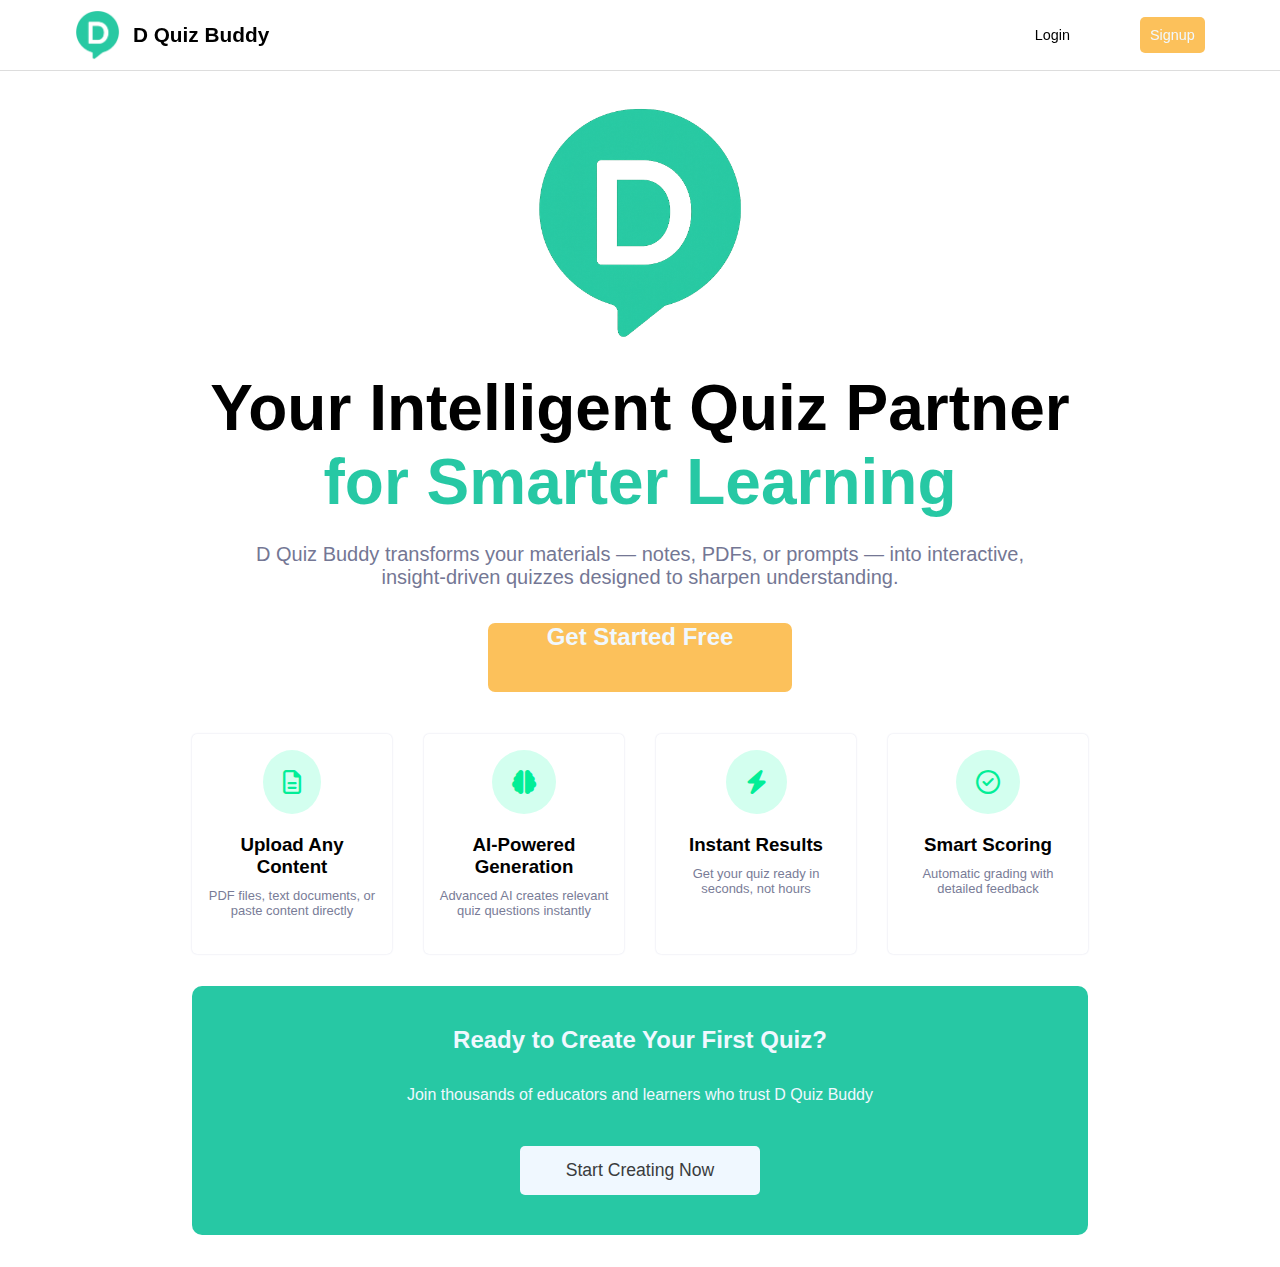
<file: index.html>
<!DOCTYPE html>
<html lang="en">
<head>
  <meta charset="UTF-8">
  <meta name="viewport" content="width=device-width, initial-scale=1.0">
  <link rel="icon" type="image/png" href="assets/favicon-96x96.png" sizes="96x96" />
  <link rel="icon" type="image/svg+xml" href="assets/favicon.svg" />
  <link rel="shortcut icon" href="assets/favicon.ico" />
  <link rel="apple-touch-icon" sizes="180x180" href="assets/apple-touch-icon.png" />
  <link rel="manifest" href="assets/site.webmanifest" />
  <!-- <ink rel="stylesheet" href="/styles/icons.css"> -->
  <link rel="stylesheet" href="/styles/main.css">
  <link rel="stylesheet" href="https://cdnjs.cloudflare.com/ajax/libs/font-awesome/6.5.2/css/all.min.css">
  <link href="https://fonts.googleapis.com/icon?family=Material+Icons" rel="stylesheet">
  <title>D Quiz | AI Powered Quiz Generator</title>
</head>
<body>
  <div class="header-container">
    <header>
      <nav>
        <a href="index.html"><div class="logo"><img id="d-quiz-logo" src="assets/D Quiz logo.png" alt="D Quiz Logo">D Quiz Buddy</div></a>
          <ui>
            <li class="login-btn">Login</li>
            <li class="signup-btn">Signup</li>
          </ui>
      </nav>
  </header> 
 </div>
  <main>
    <section class="hero-sec">
        <div  class="d-quiz-main-logo"><img src="assets/D Quiz logo.png" alt="D Quiz Logo"></div>
        <!-- <img class="quiz-icon" src="assets/quiz_icon_1.png" alt="quiz-icon">
        <img class="quiz-icon" src="assets/quiz_icon_2.png" alt="quiz-icon">
        <img class="quiz-icon" src="assets/quiz_icon_3.png" alt="quiz-icon">
        <img class="quiz-icon" src="assets/quiz_icon_4.png" alt="quiz-icon"> -->
        <h1>Your Intelligent Quiz Partner<br><span>for Smarter Learning</span></h1>
        <p>D Quiz Buddy transforms your  materials — notes, PDFs, or prompts — into interactive,  insight-driven quizzes designed to sharpen understanding.</p>
        <div class="hero-btn">
          <button><a href="generate-quiz.html">  Get Started Free</a></button>
      </div>
    </section>
    <section class="about-sec">
     <div class="about-sec-container">
        <div class="about-card">
          <i class="fa-regular fa-file-lines"></i>
          <h3>Upload Any Content</h3>
          <p>PDF files, text documents, or paste content directly</p>
        </div>
        <div class="about-card">
          <i class="fa-solid fa-brain"></i>
          <h3>AI-Powered Generation</h3>
          <p>Advanced AI creates relevant quiz questions instantly</p>
        </div>
        <div class="about-card">
          <i class="fa-solid fa-bolt"> </i>        
          <h3>Instant Results</h3>
          <p>Get your quiz ready in seconds, not hours</p>
        </div>
        <div class="about-card">
          <i class="fa-regular fa-circle-check"></i>
          <h3>Smart Scoring</h3>
          <p>Automatic grading with detailed feedback</p>
        </div>
     </div>
    </section>
    <section class="cta-sec">
      <h2>Ready to Create Your First Quiz?</h2>
      <p>Join thousands of educators and learners who trust D Quiz Buddy</p>
      <button><a href="generate-quiz.html">Start Creating Now</a></button>
    </section>
  </main>
</body>
</html>
</file>
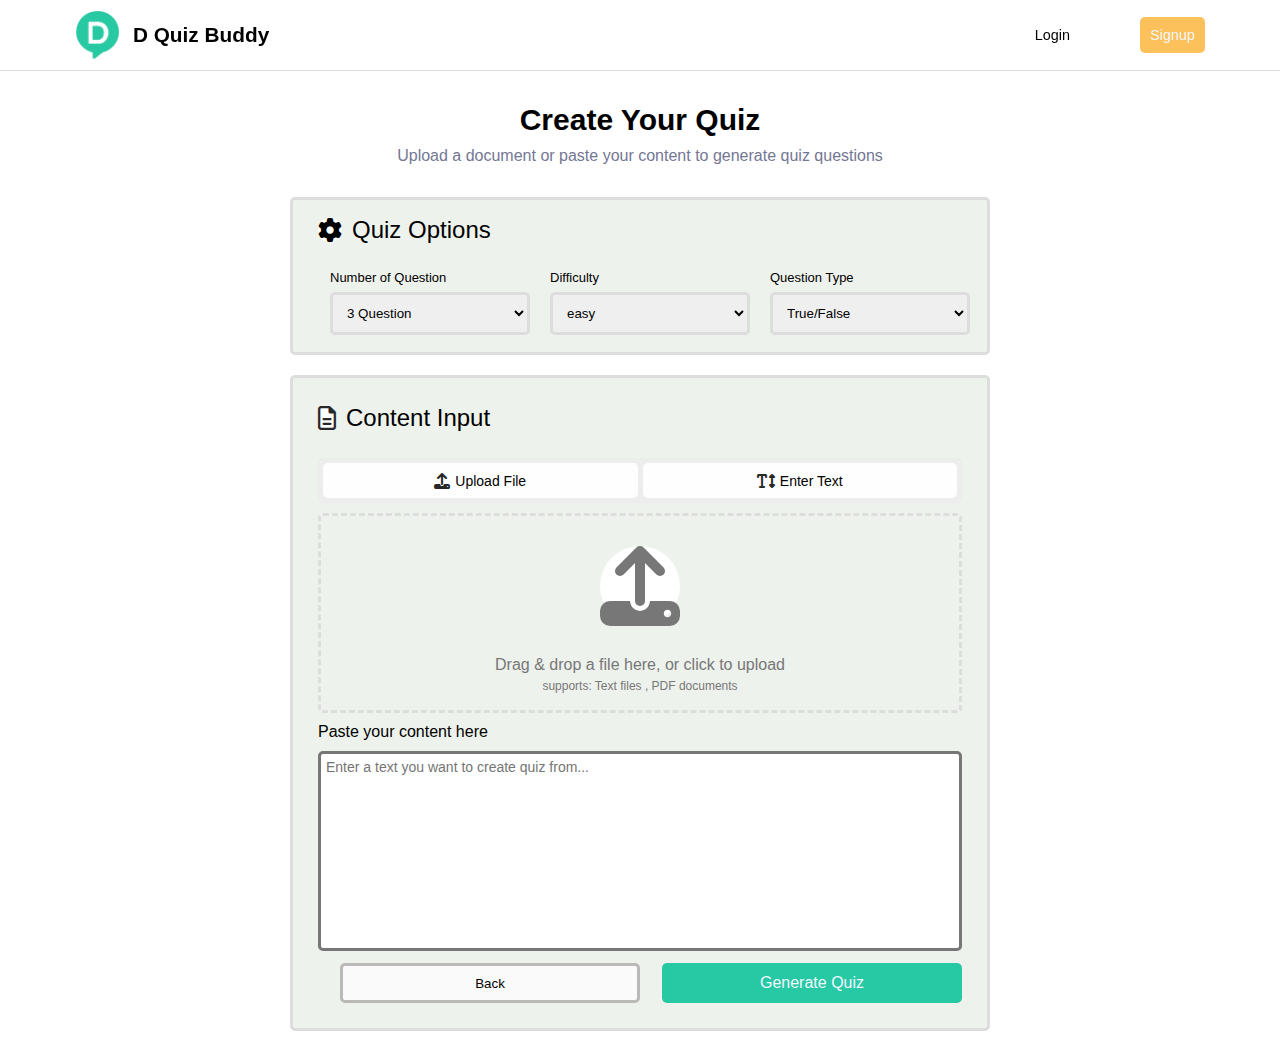
<file: generate-quiz.html>
<!DOCTYPE html>
<html lang="en">
<head>
  <meta charset="UTF-8">
  <meta name="viewport" content="width=device-width, initial-scale=1.0">
  <link rel="icon" type="image/png" href="assets/favicon-96x96.png" sizes="96x96" />
  <link rel="icon" type="image/svg+xml" href="assets/favicon.svg" />
  <link rel="shortcut icon" href="assets/favicon.ico" />
  <link rel="apple-touch-icon" sizes="180x180" href="assets/apple-touch-icon.png" />
  <link rel="manifest" href="assets/site.webmanifest" />
  <link rel="stylesheet" href="/styles/generate-quiz.css">
  <link rel="stylesheet" href="/styles/main.css">
  <link rel="stylesheet" href="https://cdnjs.cloudflare.com/ajax/libs/font-awesome/6.5.2/css/all.min.css">
  <link href="https://fonts.googleapis.com/icon?family=Material+Icons" rel="stylesheet">
  <title>D Quiz | AI Powered Quiz Generator</title>
</head>
<body>
   <div class="header-container">
    <header>
      <nav>
        <a href="index.html"><div class="logo"><img id="d-quiz-logo" src="assets/D Quiz logo.png" alt="D Quiz Logo">D Quiz Buddy</div></a>
          <ui>
            <li class="login-btn">Login</li>
            <li class="signup-btn">Signup</li>
          </ui>
      </nav>
  </header> 
 </div>
  <main>
    <section class="header">
        <h1>Create Your Quiz</h1>
        <p>Upload a document or paste your content to generate quiz questions</p>
    </section>  
    <section class="quiz-option-sec">
      <div class="quiz-option-title">
        <h2><i class="fa fa-cog"></i>Quiz Options</h2>
      </div>
      <div class="quiz-options">
        <div><label for="number-of-question">Number of Question</label>
        <select name="number-of-question" id="number-of-question">
            <option value="3">3 Question</option>
            <option value="5">5 Question</option>
            <option value="10">10 Question</option>
        </select>
        </div>
        <div><label for="difficulty">Difficulty</label>
        <select name="difficulty" id="difficulty">
            <option value="easy">easy</option>
            <option value="medium">Medium</option>
            <option value="hard">Hard</option>
        </select>
        </div>
        <div><label for="question-type">Question Type</label>
        <select name="question-type" id="question-type">
            <option value="true-false">True/False</option>
            <option value="multiple-choice">Multiple Choice</option>
            <option value="short-answer">Short Answer</option>
        </select>
        </div>
      </div>
    </section>
    <section class="content-input-sec">
      <h2><i class="fa-regular fa-file-lines"></i>Content Input</h2>
      <div class="input-type">
        <button  class="file-upload-type"><i class="fa fa-upload"></i>Upload File</button>
        <button  class="text-type"><i class="fa fa-text-height"></i>Enter Text</button>
      </div>
      <form action="post">
        <div class="content-upload">
          <div class="upload-file">
            <label for="file" id="drag-drop-label">
              <input type="file" id="file" placeholder="Drag and dropa file here " hidden>
              <div class="drag-drop-section">
                <i class="fa fa-upload"></i>
                <h4>Drag & drop a file here, or click to upload</h4>
                <p>supports: Text files , PDF documents</p>
              </div>
            </label>
          </div>
          <div class="enter-text">
            <label for="text-area">Paste your content here</label>
            <textarea name="entered-text" id="text-area" placeholder="Enter a text you want to create quiz from..."></textarea>
          </div>
        </div>
      </form>
        <div class="back-generate-btns">
          <a href="index.html"></a><button class="back-btn">Back</button></a>
          <button class="generate-quiz-btn"><a href="">Generate Quiz</a></button>
        </div>
    </section>
  </main>
<script src="./scripts/script.js"></script>
</body>
</html>
</file>
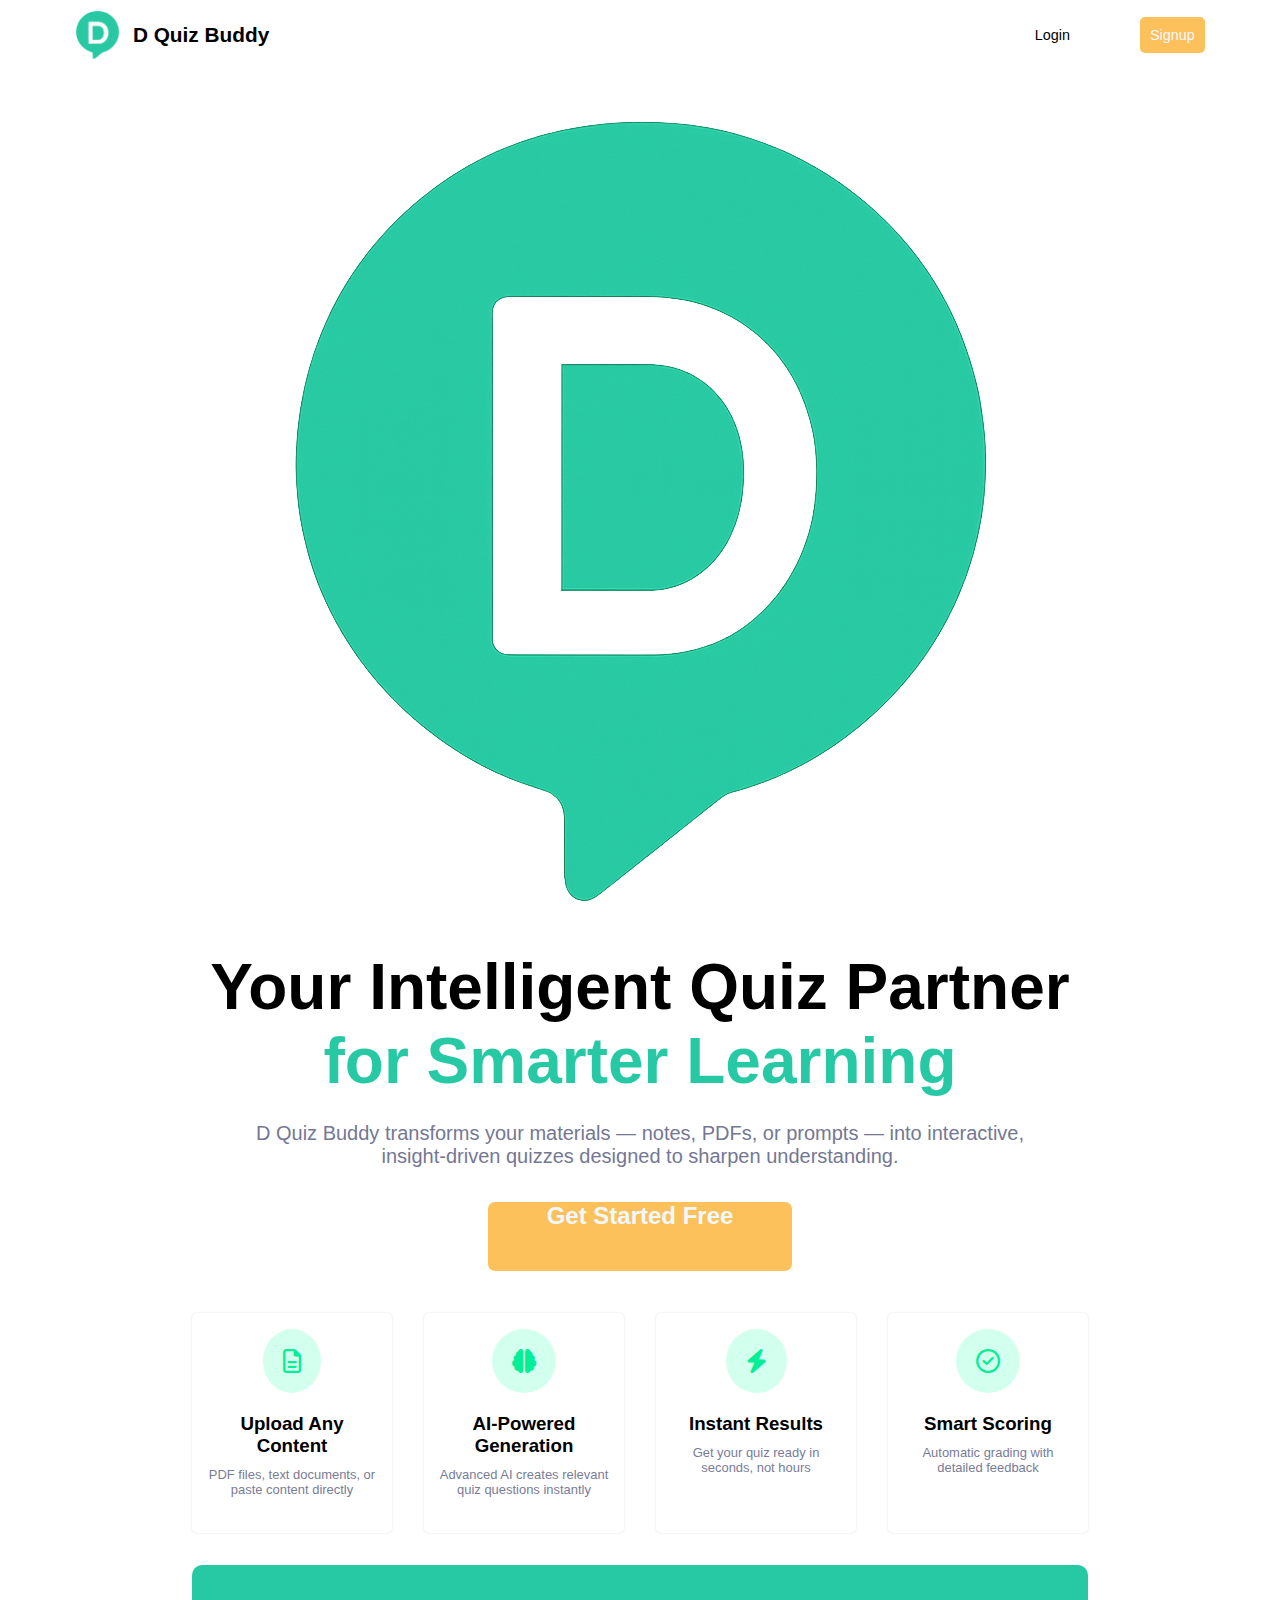
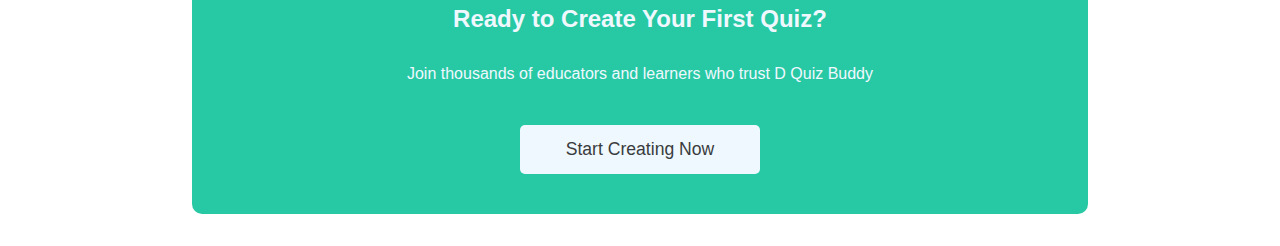
<file: home.html>
<!DOCTYPE html>
<html lang="en">
<head>
  <meta charset="UTF-8">
  <meta name="viewport" content="width=device-width, initial-scale=1.0">
  <link rel="icon" type="image/png" href="assets/favicon-96x96.png" sizes="96x96" />
  <link rel="icon" type="image/svg+xml" href="assets/favicon.svg" />
  <link rel="shortcut icon" href="assets/favicon.ico" />
  <link rel="apple-touch-icon" sizes="180x180" href="assets/apple-touch-icon.png" />
  <link rel="manifest" href="assets/site.webmanifest" />
  <link rel="stylesheet" href="/styles/main.css">
  <link rel="stylesheet" href="https://cdnjs.cloudflare.com/ajax/libs/font-awesome/6.5.2/css/all.min.css">
  <link href="https://fonts.googleapis.com/icon?family=Material+Icons" rel="stylesheet">
  <title>D Quiz | AI Powered Quiz Generator</title>
</head>
<body>
  <header>
    <nav>
      <a href="home.html"><div class="logo"><img id="d-quiz-logo" src="assets/D Quiz logo.png" alt="D Quiz Logo">D Quiz Buddy</div></a>
        <ui>
          <li class="login-btn">Login</li>
          <li class="signup-btn">Signup</li>
        </ui>
    </nav>
  </header>
  <main>
    <section class="hero-sec">
        <div><img src="assets/D Quiz logo.png" alt="D Quiz Logo"></div>
        <h1>Your Intelligent Quiz Partner<br><span>for Smarter Learning</span></h1>
        <p>D Quiz Buddy transforms your  materials — notes, PDFs, or prompts — into interactive,  insight-driven quizzes designed to sharpen understanding.</p>
        <div class="hero-btn">
          <button><a href="generate-quiz.html">  Get Started Free</a></button>
      </div>
    </section>
    <section class="about-sec">
     <div class="about-sec-container">
        <div class="about-card">
          <i class="fa-regular fa-file-lines"></i>
          <h3>Upload Any Content</h3>
          <p>PDF files, text documents, or paste content directly</p>
        </div>
        <div class="about-card">
          <i class="fa-solid fa-brain"></i>
          <h3>AI-Powered Generation</h3>
          <p>Advanced AI creates relevant quiz questions instantly</p>
        </div>
        <div class="about-card">
          <i class="fa-solid fa-bolt"> </i>        
          <h3>Instant Results</h3>
          <p>Get your quiz ready in seconds, not hours</p>
        </div>
        <div class="about-card">
          <i class="fa-regular fa-circle-check"></i>
          <h3>Smart Scoring</h3>
          <p>Automatic grading with detailed feedback</p>
        </div>
     </div>
    </section>
    <section class="cta-sec">
      <h2>Ready to Create Your First Quiz?</h2>
      <p>Join thousands of educators and learners who trust D Quiz Buddy</p>
      <button><a href="generate-quiz.html">Start Creating Now</a></button>
    </section>
  </main>
</body>
</html>
</file>
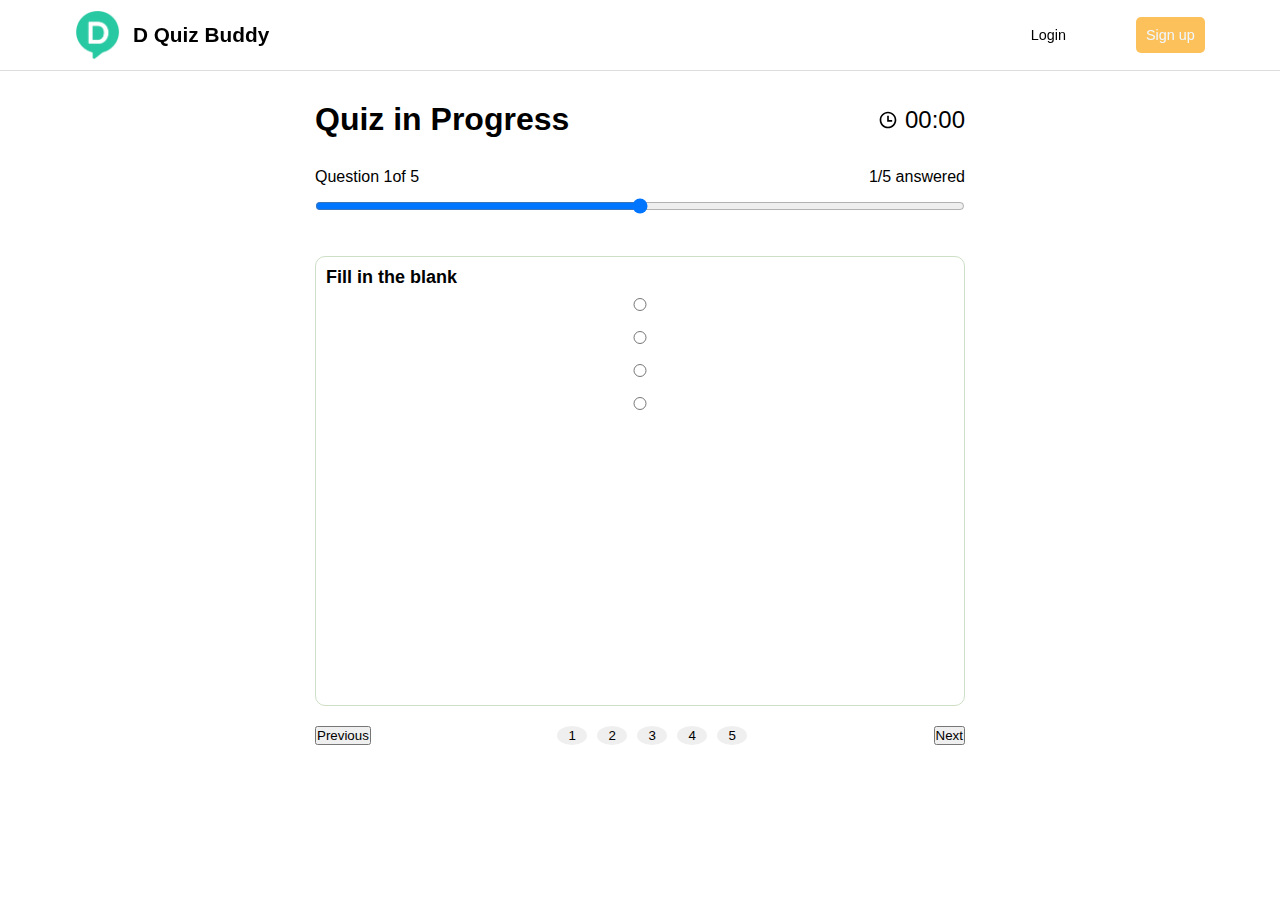
<file: quizPage.html>
<!DOCTYPE html>
<html lang="en">
<head>
  <meta charset="UTF-8">
  <meta name="viewport" content="width=device-width, initial-scale=1.0">
  <link rel="icon" type="image/png" href="assets/favicon-96x96.png" sizes="96x96" />
  <link rel="icon" type="image/svg+xml" href="assets/favicon.svg" />
  <link rel="shortcut icon" href="assets/favicon.ico" />
  <link rel="apple-touch-icon" sizes="180x180" href="assets/apple-touch-icon.png" />
  <link rel="manifest" href="assets/site.webmanifest" />
   <link rel="stylesheet" href="/styles/quizPage.css">
  <link rel="stylesheet" href="/styles/generate-quiz.css">
  <link rel="stylesheet" href="/styles/main.css">
  <link rel="stylesheet" href="https://cdnjs.cloudflare.com/ajax/libs/font-awesome/6.5.2/css/all.min.css">
  <link href="https://fonts.googleapis.com/icon?family=Material+Icons" rel="stylesheet">
  <title>D Quiz | AI Powered Quiz Generator</title>
</head>
<body>
    <div class="header-container">
      <header>
        <nav>
          <a href="index.html"><div class="logo"><img id="d-quiz-logo" src="assets/D Quiz logo.png" alt="D Quiz Logo">D Quiz Buddy</div></a>
            <ui>
              <li class="login-btn">Login</li>
              <li class="signup-btn">Sign up</li>
            </ui>
        </nav>
      </header> 
    </div>
  <main>
    <section class="prog-sec">
      <div class="prog-time">
       <h1>Quiz in Progress</h1>
      <div  class="time-c"><img  class="time-icon"src="assets\time-line.svg" alt="time-icon"><p class="t-count">00:00</p></div>
     </div>
      <div>
        <div class="que-ans">
          <P>Question <span>1</span>of <span>5</span></P>
          <div><p><span>1</span>/<span>5</span> answered</p></div>
        </div>
       <div class="prog-bar"><input type="range"></div>
      </div>
    </section>
    <section class="q-sec">
      <div>
        <h3>
          Fill in the blank
        </h3>
      </div>
      <div class ="choice">
        <input type="radio">
        <input type="radio">
        <input type="radio">
        <input type="radio">
      </div>
    </section>
    <section class="prev-next-sec">
      <div class="pre-next-btn"><button>Previous</button></div>
      <div class="q-nums">
        <button>1</button>
        <button>2</button>
        <button>3</button>
        <button>4</button>
        <button>5</button> 
      </div>
     <div class="pre-next-btn"><button>Next</button></div>
    </section>
  </main>
</body>
</file>
<file: styles/main.css>
*{
  padding: 0;
  margin: 0;
  box-sizing: border-box;
}
/* colors
primary--- ##27c8a3
secondary ---#9fdee8
3rd-- #fdd38a
4th --#f2bffe
5th---#F3E5AB
6th ---#fc9e84
 */

body{
  font-family:'roboto', sans-serif;
}
main {
  display: flex;
  flex-direction: column;
  align-items: center;
  justify-content: center;
}
.header-container{
  width:100%;
  position: sticky;
  top:0px;
  z-index:50;
  border-bottom: 1px solid rgb(221, 221, 221); 
  background-color: rgba(rgb(255, 255, 255), 0.95); 
  z-index:50;
  backdrop-filter: blur(8px);
}

nav{
  display: flex;
  justify-content: space-between;
  align-content: space-between;
  list-style: none;
  margin: 5px 4.7rem;
}
.logo{
  display:flex;
  align-items: center;
  justify-content: space-between;
  gap: 13px;
  font-weight: bold;
  font-size: 1.3rem;
  border-radius: 10px;
}
header a{
  display: block;
  color:black;
  margin: auto 0px;
}
nav ui{
  height:60px;
  display: flex;
  align-items: center;
  gap: 3.75rem;
}
nav ui li{
  font-size: 0.9rem;
 padding: 10px;
 align-items: center;
}
.signup-btn{
  color:aliceblue;
  background:linear-gradient( to right, #fcc15b
);
  border-radius: 5px;
}
nav ui li:hover{
  background-color: rgb(217, 222, 222);
  border-radius: 5px;
  transition:ease-in-out 0.2s;
  cursor: pointer;
}
.signup-btn:hover{
  scale:1.1;
  transition:ease-in-out 0.2s;
  cursor: pointer;
}
.logo:hover{
   opacity: 0.5;
   cursor: pointer;
}
#d-quiz-logo{
 height: 50px;
}
.hero-sec{
  width:60rem;
  margin: 2rem 0px;
  display:flex;
  justify-content: center;
  align-items: center;
  flex-direction: column;
  gap: 1.5rem;
}
.hero-sec h1{
  font-size:4rem;
  width:59rem;
  text-align: center;
}
.hero-sec h1 span{
 background-image :linear-gradient( to right, #27c8a4);
 background-clip: text;
 color: transparent;
}
.hero-sec p{
  text-align: center;
  color:#747794;
  font-size: 1.25rem;
  width: 50.6rem;
}
@keyframes fade {
  0% { opacity: 0.7; }   
  50% { opacity: 1; 
  scale:0.9;} 
  100% { opacity: 0.5;   } 
}

.hero-sec .d-quiz-main-logo img {
  height:15rem;
  animation-name: fade;         
  animation-duration: 8s;       
  animation-iteration-count: infinite; 
  animation-timing-function: ease-in-out; 
}
.hero-btn{
   width:59rem;
   height:4.3rem;
   display:flex;
   justify-content: center;
   margin:10px;
}
a{
  color:aliceblue;
  text-decoration: none;
}
.hero-sec a{
  color:aliceblue;
  text-decoration: none;
  display:block;
  height: 100%;
}
.hero-sec button{
  display:block;
  height: 100%;
  color:aliceblue;
  background:linear-gradient( to right, #fcc15b);
  border-radius: 7px;
  width:19rem;
  font-size: 1.5rem;
  font-weight: bold;
  border: none;
}
.hero-sec button:hover{
  scale:1.1;
  transition:ease-in-out 0.2s;
  cursor: pointer;
}
.about-sec-container{
  width:58rem;
  display:flex;
  justify-content: center;
  gap: 2rem;
}
.about-card{
  display:flex;
  flex-direction: column;
  align-items: center;
  border: 0px solid rgb(236, 235, 235) ;
  height: 13.75rem;
  width: 12.5rem;
  box-shadow: 0px 0px 2px 0px #d9dae9;
  border-radius: 5px;
}
i{
  font-size: 1.5rem;
  padding:1.25rem;
  margin:1rem 0.63rem 0.63rem 0.63rem;
  color:#02ee97;
  background-color: #d3ffef
;
  border-radius: 50%;
}
.about-card h3{
  margin: 0.63rem 1rem;
  text-align: center;
}
.about-card p{
  font-weight: 400;
  text-align: center;
  color:#797c97;
  font-size: 0.81rem;
  margin: 0px 0.63rem;
  padding: 0px 5px;
}
.about-card:hover{
  box-shadow:   0px 5px 30px -3px #c4f8da ;
  transition: box-shadow 0.3s ease;
  scale:1.01;
}
.cta-sec{
  margin:2rem 0rem;
  width:56rem;
  height: 15.6rem;
  background:linear-gradient( to right, #27c8a4);
  border-radius: 10px;
  display:flex;
  flex-direction: column;
  justify-content: center;
  align-items: center;
  color: aliceblue;
  gap: 2rem;
}
.cta-sec button{
  background-color: aliceblue;
  border:none;
  width: 15rem;
  height:3.1rem;
  margin-top: 10px;
  font-size: 1.1rem;
  border-radius: 5px;
  font-weight: 500;
}
.cta-sec button a{
  color: rgb(58, 60, 61);
}
.cta-sec button:hover{
  scale:1.05;
  transition:ease-in-out 0.2s;
  cursor: pointer;
  background-color: #d9dae9;
}
.quiz-icons{
  position: absolute;
  animation-name: fade;         
  animation-duration: 4s;       
  animation-iteration-count: infinite; 
  animation-timing-function: ease-in-out; 
}
.quiz-icons img{
  height: 100px;
  width:100px;
}
.icon-1{
  top: 250px;
  right:400px;
}
.icon-2{
  top: 250px;
  left:400px;
}
.icon-3{
  top:100px;
  left:300px;
}
.icon-4{
  top: 100px;
  right:300px;
}
@media(max-width:1300px){
  .icon-1{
  top: 250px;
  right:300px;
}
.icon-2{
  top: 250px;
  left:300px;
}
.icon-3{
  top:100px;
  left:200px;
}
.icon-4{
  top: 100px;
  right:200px;
}
}
@media(max-width:1000px){
  .hero-sec img{
    height:10rem;
  }
  
  .about-sec-container{
    flex-wrap: wrap;
  }
  .about-card{
    width:24rem;
  }
  i{
    margin:1.5rem 0.63rem 0.63rem 0.63rem;;
    font-size: 2rem;
  }
  .cta-sec{
    width:51rem;
  }
  .quiz-icons img{
  height: 70px;
  width:70px;
}
  .icon-1{
  top: 250px;
  right:200px;
}
.icon-2{
  top: 250px;
  left:200px;
}
.icon-3{
  top:100px;
  left:100px;
}
.icon-4{
  top: 100px;
  right:100px;
}
}
@media(max-width:930px){
  html{
    font-size:85%;
  }
  .hero-sec img{
    height:16rem;
  }
   .quiz-icons img{
  height: 70px;
  width:70px;
}
  .icon-1{
  top: 250px;
  right:200px;
}
.icon-2{
  top: 250px;
  left:200px;
}
.icon-3{
  top:100px;
  left:100px;
}
.icon-4{
  top: 100px;
  right:100px;
}
}
@media(max-width:790px){
  html{
    font-size:70%;
  }
  .logo{
   font-size: 18px;
  }
  .login-btn ,.signup-btn {
    font-size:16px;
  }
  .about-card{
    width:45rem;
    border-radius: 7px;
  }
  i{
    margin:1.5rem 0.63rem 0.63rem 0.63rem;;
    font-size: 30px;
  }
  .about-card h3{
    font-size: 15px; 
  }
  .about-card p{
    font-size:11px;
  }
  .cta-sec{
    width:45rem;
  }
  .cta-sec p{
 font-size:14px;
  }
  .cta-sec h2{
    font-size: 18px;
    padding-top:30px;
  }
  .cta-sec button{
    font-size: 16px;
    margin-bottom: 30px;
    padding: 10px;
  }
  .hero-sec img{
    height:16rem;
  }
  .quiz-icons{
    display:none;
  }
}

@media(max-width:670px){
  .hero-sec h1{
    width:50rem;
  }
  .hero-sec img{
    height:16rem;
  }
  .hero-sec p{
    width:45rem;
  }
}
@media(max-width:560px){
 nav{
  margin:5px 2rem;
 }
  .hero-sec h1{
    width:45rem;
  }
  .hero-sec img{
    height:14rem;
  }
  .hero-sec p{
    width:40rem;
  }
  .about-card ,.cta-sec{
    width:35rem;
  }
  .cta-sec{
    gap:1.5rem;
  }
  .cta-sec p{
    width:28rem;
    text-align: center;
  }
}
@media(max-width:460px){
.hero-sec h1{
    width:32rem;
  }
  .hero-sec p{
    width:26rem;
  }
  .about-card{
    width:28rem;
  }
  .cta-sec{
    width:28rem;
    gap:1rem;
  }
  .cta-sec p{
    width:22rem;
    text-align: center;
  }
  .cta-sec button{
    margin-top: 15px;
  }
  .about-sec-container{
    flex-wrap: wrap;
    width:40rem;
  }
}
@media(max-width:340px){
  html{
    font-size:60%;
  }

}
</file>
<file: styles/generate-quiz.css>
*{
  padding: 0;
  margin: 0;
  box-sizing: border-box;
}
.header{
  width:100%;
  display: flex;
  flex-direction: column;
  align-items: center;
  margin: 2rem 0rem;
  gap:10px;
}
.header h1{
  font-size: 30px;
}
.header p{
  font-size: 16px;
  color:#747794;
}
.quiz-option-sec{
  width: 700px;
  border: 3px solid rgb(221, 221, 221);
  display: flex;
  flex-direction: column;
  border-radius: 5px;
}
.quiz-option-title{
  padding: 15px;
  display: flex;
  align-items: center;
  margin-left: 10px;
}
.quiz-option-title h2{
  height: 30px;
  font-size: 24px;
  padding: auto 0px;
  display: flex;
  align-items: center;
  gap: 10px;
  font-weight: 500;
}
.quiz-option-title i{
  background-color: white;
  color:black;
  padding: 0;
  margin: auto 0;
}
.quiz-options{
  width:100%;
  display:flex;
  gap: 20px;
  justify-content: center;
  margin: 10px 10px;
}
.quiz-options div{
  width:200px;
  font-weight: 500;
  font-size: 13px;
}
.quiz-options select{
  display:block;
  width:100%;
  padding:10px;
  margin: 7px  0px;
  border: 3px solid rgb(221, 221, 221);
  border-radius: 5px;
  outline:none;
}
.quiz-options select:focus{
  border: 3px solid #27c8a4;
}
.content-input-sec{
  margin-top: 20px;
  margin-bottom: 30px;
  border: 3px solid rgb(221, 221, 221);
  width: 700px;
  border-radius: 5px;
}
.content-input-sec i{
  background-color: white;
  color:rgb(40, 40, 40);
  padding: 0;
  margin: auto 0;
}
.content-input-sec h2{
  height: 30px;
  font-size: 24px;
  padding: auto 0px;
  display: flex;
  align-items: center;
  gap: 10px;
  font-weight: 500;
  margin:25px;
}
.input-type{
  background-color: #ededed;
  margin: 0 25px;
  display: flex;
  height: 45px;
  gap: 5px;
  border-radius: 5px;
  padding:5px;
}
.input-type button{
  width: 331px;
  height: 35px;
  margin:auto auto;
  background-color: rgb(254, 254, 254);
  border: none;
  border-radius: 5px;
  display: flex;
  justify-content: center;
  align-items: center;
  gap: 5px;
  font-size: 14px;
}
.input-type button i{
  font-size: 16px;
}
/* .content-upload{
 
} */
#drag-drop-label{
  height: 200px;
  margin: 10px 25px; 
 display: block;
 border: 3px dashed rgb(221, 221, 221);
 border-radius: 5px;
}
#drag-drop-label:hover{
  border: 3px dashed #27c8a4;
  color:#27c8a4;
}
.drag-drop-section{
  height: 100%;
  display: flex;
  flex-direction: column;
  align-items: center;
  justify-items: space-around;
  color:#777;
}
.drag-drop-section i{
  color:inherit;
  font-size: 5rem;
  margin: 30px;
}
.drag-drop-section h4{
  color:inherit;
 font-weight: 400;
 margin-bottom: 5px;
}
.drag-drop-section p{
  color:inherit;
  font-weight: 400;
  font-size: 12px;
}
.drag-drop-section:hover{
  color:#27c8a4;
  background-color: aliceblue;
}
.enter-text{
  height: 200px;
  margin:  10px 25px;
}
#text-area{
  display:block;
  width:100%;
  height: 100%;
  outline: none;
  margin-top: 10px;
  border: 3px solid #777;
  padding: 5px;
  font-family:'roboto', sans-serif;
  border-radius: 5px;
  font-size: 14px;
  resize:none;
}
#text-area:hover{
   border: 3px solid #27c8a4;
  background-color: rgb(250, 250, 250);
}

#text-area:focus{
  border: 3px solid #27c8a4;
}

.back-generate-btns{
  margin: 40px 25px 25px 25px;
  display:flex;
  justify-content: space-between;
}
.back-generate-btns button{
  width: 300px;
  height:40px;
  border-radius: 5px;
}
.back-btn{
  background-color: rgb(251, 250, 250);
  border : 3px solid rgb(187, 184, 184);
}

.back-btn a{
  font-size: 16px;
  color:#3b3b3c;
}
.back-btn:hover{
  background-color: #ecebeb;
}
.generate-quiz-btn{
  font-size: 16px;
  color:aliceblue;
  background:linear-gradient( to right, #27c8a4);
  border-radius: 5px;
  border:none;
}
.quiz-option-sec,.content-input-sec{
  background-color: #eef2ed;
}
@media(max-width:730px){
.quiz-option-sec,.content-input-sec{
  width:370px;
}
.quiz-options{
  flex-wrap: wrap;
}
.quiz-options div{
  width:335px;
}
.header{
  width:380px;
  text-align: center;
}
.back-generate-btns button{
  width: 150px;
  height:40px;
}

}
</file>
<file: styles/quizPage.css>
section{
  width:650px;
}
.prog-sec{
  margin-bottom: 30px;
}
.prog-time{
  
  display:flex;
 justify-content: space-between;
 margin:30px 0px ;
}
.que-ans{
  display:flex;
 justify-content: space-between;
 margin:10px 0;
}
.prog-bar input{
  width:100%;
}
.q-sec{
  border:1px #cde0c5 solid;
  box-shadow: 0px 0px -2px 5px #cde0c5;
  border-radius: 10px;
  padding:10px;
  margin-bottom: 20px;
  min-height:50vh;
}
.q-sec h3{
  margin-bottom:10px;
  font-size: 18px;
}
.choice{
  display:flex;
  flex-direction: column;
  align-items: flex-start;
  gap:10px;
  margin: 0 24px;
  
}
input{
  border: #cde0c5 solid 2px;
  margin-bottom: 10px;
  width:100%;
  
}
.prev-next-sec{
  display:flex;
  justify-content: space-between;
}
.q-nums{
  display: flex;
  gap:10px;
}
.q-nums button{
  width: 30px;
  border-radius: 50%; 
  border: none;
}
.pre-next-btn{
  border-radius: 15px ;
  border: none;
}
.time-c{
  display:flex;
  gap:7px;
  align-items: center;
  font-size: 1.5rem;
}
.time-icon{
  width:20px;
}
</file>
